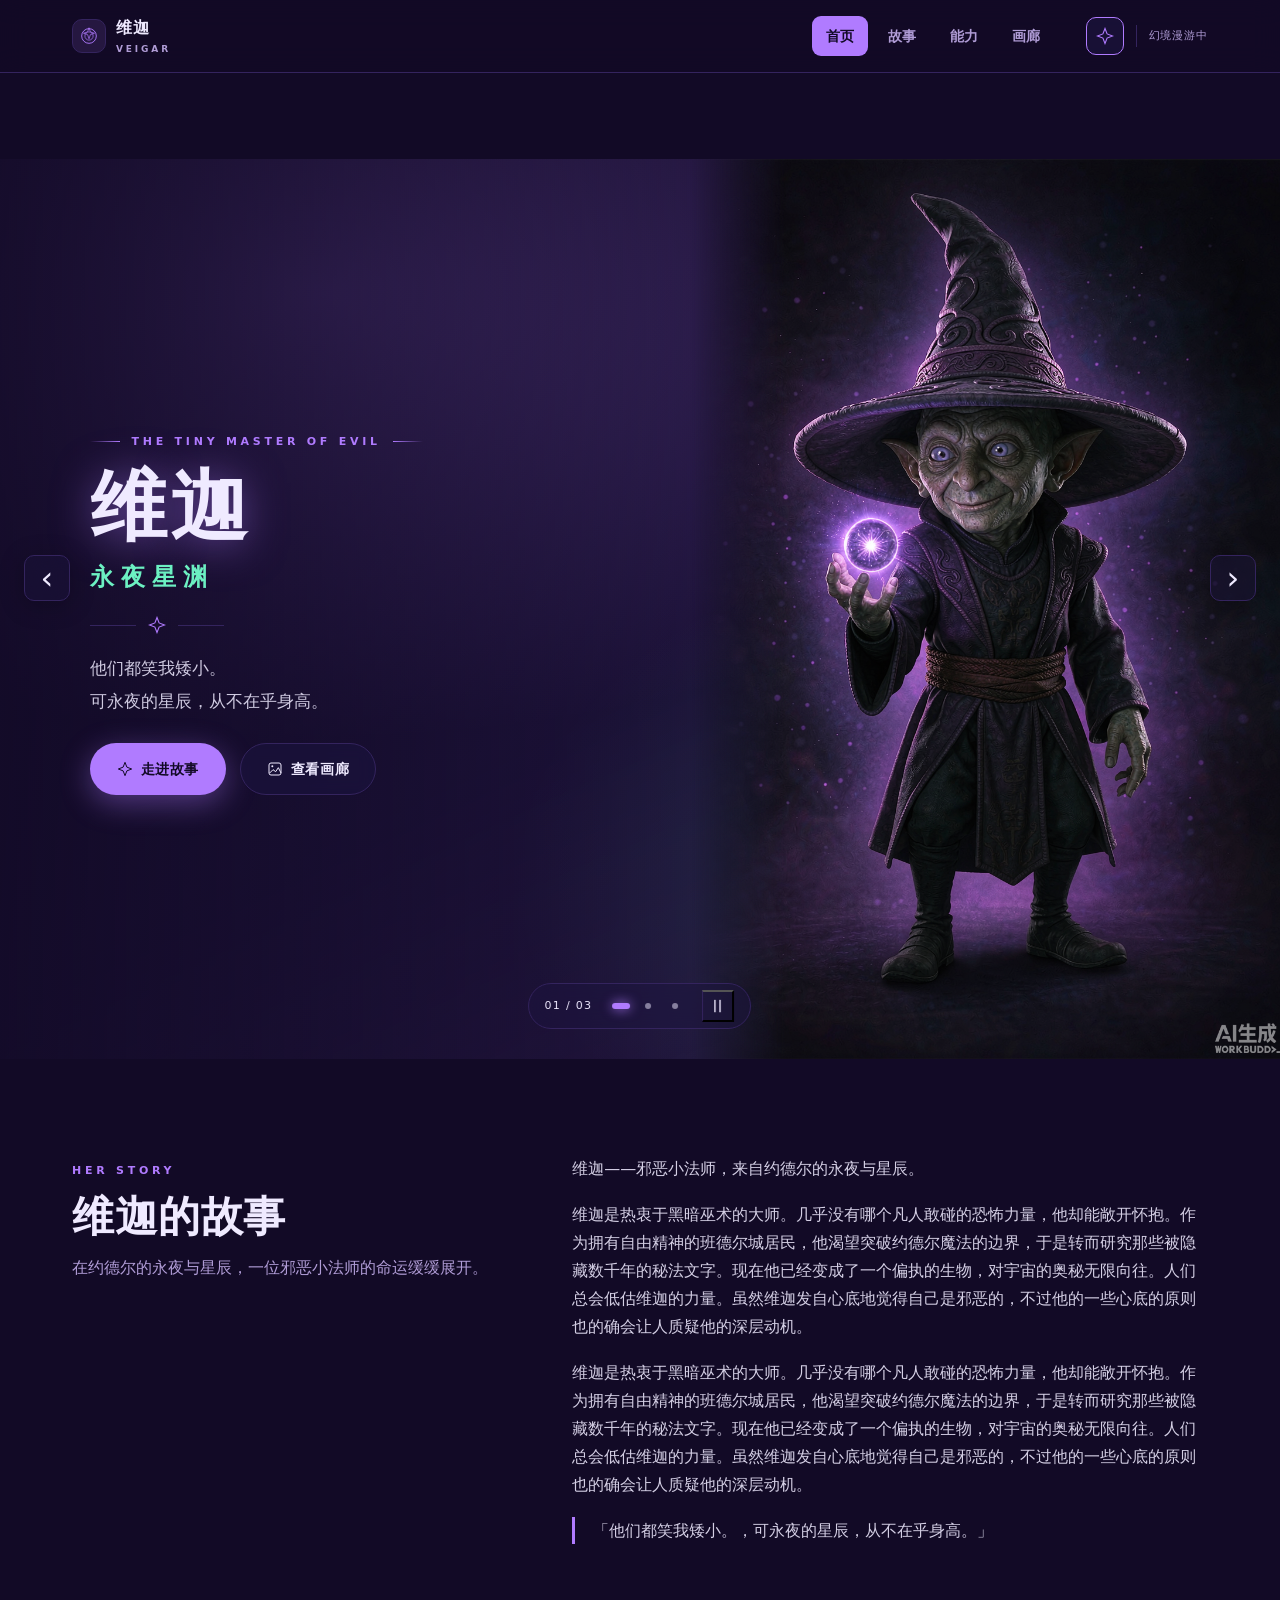
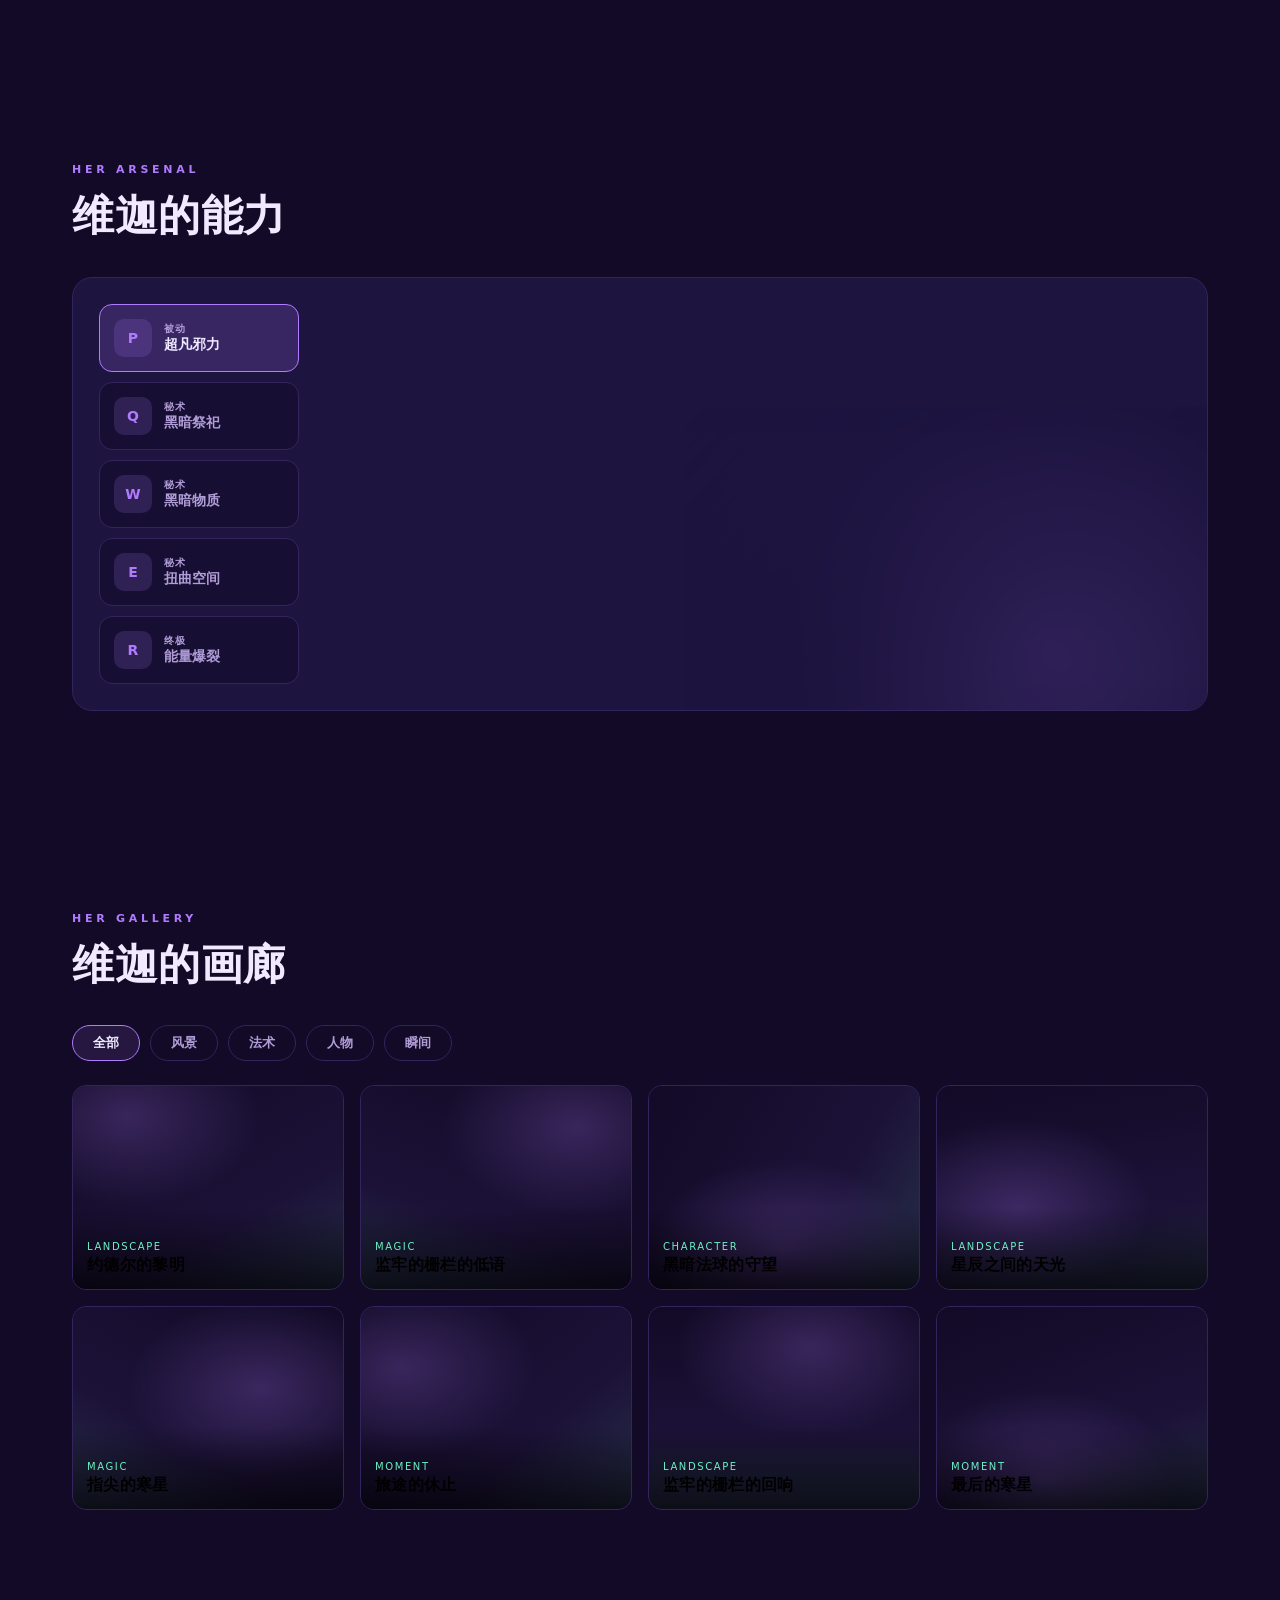
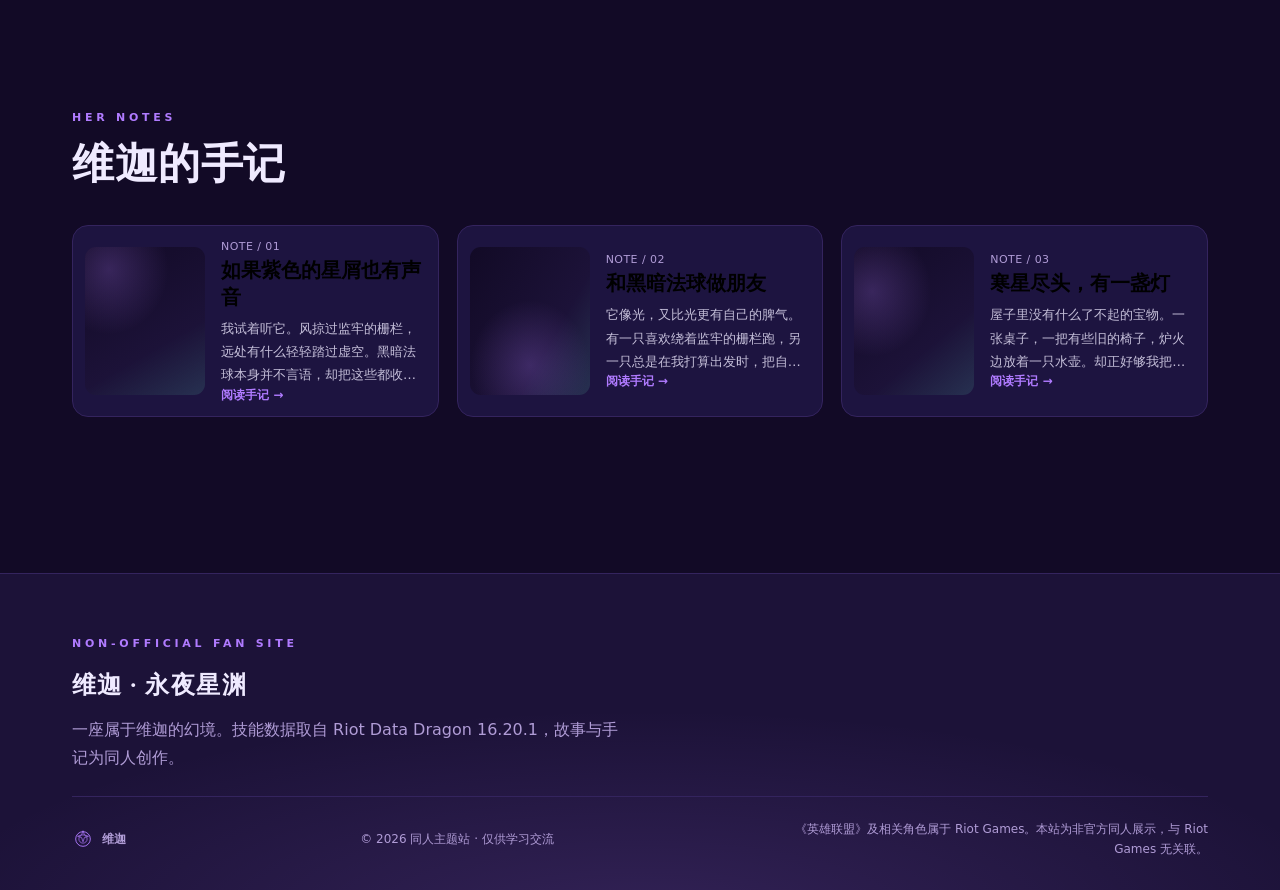
<file: index.html>
<!doctype html>
<html lang="zh-CN">
<head>
  <meta charset="utf-8">
  <meta name="viewport" content="width=device-width, initial-scale=1">
  <meta name="theme-color" content="#120a26">
  <meta name="description" content="维迦（邪恶小法师）非官方同人主题站——在约德尔的永夜与星辰的幻境里，重温她的技能、故事与瞬间。">
  <title>维迦 · 永夜星渊</title>
  <link rel="icon" type="image/svg+xml" href="assets/favicon.svg">
  <link rel="stylesheet" href="styles.css">
  <script src="script.js" defer></script>
</head>
<body>
  <a class="skip-link" href="#main">跳到主要内容</a>
  <svg class="icon-library" aria-hidden="true" xmlns="http://www.w3.org/2000/svg">
    <symbol id="icon-sigil" viewBox="0 0 48 48"><circle cx="24" cy="24" r="16" fill="none" stroke="currentColor" stroke-width="2"/><circle cx="24" cy="24" r="9" fill="none" stroke="currentColor" stroke-width="1.5"/><path d="M24 6l3 9 9 3-9 3-3 9-3-9-9-3 9-3Z" fill="none" stroke="currentColor" stroke-width="1.5" stroke-linejoin="round"/></symbol>
    <symbol id="icon-star" viewBox="0 0 24 24"><path d="m12 2 2.8 7.2L22 12l-7.2 2.8L12 22l-2.8-7.2L2 12l7.2-2.8L12 2Z" fill="none" stroke="currentColor" stroke-width="1.5"/></symbol>
    <symbol id="icon-moon" viewBox="0 0 24 24"><path d="M20.8 14A9 9 0 0 1 10 3.2 9 9 0 1 0 20.8 14Z" fill="none" stroke="currentColor" stroke-width="1.5"/></symbol>
    <symbol id="icon-image" viewBox="0 0 24 24"><rect x="3" y="3" width="18" height="18" rx="3" fill="none" stroke="currentColor" stroke-width="1.5"/><circle cx="8" cy="8" r="1.5" fill="currentColor"/><path d="m4 18 5-5 4 3 4-6 4 8" fill="none" stroke="currentColor" stroke-width="1.5"/></symbol>
    <symbol id="icon-book" viewBox="0 0 24 24"><path d="M12 6C9 3 5 3 2 4v15c4-1 7 0 10 2 3-2 6-3 10-2V4c-3-1-7-1-10 2Zm0 0v15" fill="none" stroke="currentColor" stroke-width="1.5"/></symbol>
  </svg>

  <header class="site-header">
    <nav class="navigation" aria-label="主导航">
      <a class="brand" href="#home" aria-label="维迦首页"><span class="brand-mark"><svg><use href="#icon-sigil"/></svg></span><span>维迦<small>VEIGAR</small></span></a>
      <div class="nav-links" id="nav-menu">
        <a href="#home" class="active">首页</a><a href="#story-detail">故事</a><a href="#ability-detail">能力</a><a href="#gallery">画廊</a>
      </div>
      <div class="nav-tools"><button class="icon-button atmosphere-button" type="button" aria-label="关闭粒子效果" aria-pressed="true" title="粒子效果"><svg><use href="#icon-star"/></svg></button><span class="nav-divider"></span><span class="nav-note">幻境漫游中</span><button class="menu-toggle icon-button" type="button" aria-controls="nav-menu" aria-expanded="false" aria-label="打开导航菜单"><span></span><span></span></button></div>
    </nav>
  </header>

  <main id="main">
    <section id="home" class="hero" aria-labelledby="hero-title" aria-roledescription="轮播图">
      <div class="hero-slides"><div class="hero-track" id="hero-track">
        <div class="hero-image" data-label="主视觉" role="img" aria-label="主视觉：维迦的主题幻境" aria-hidden="true" style="background:radial-gradient(120% 90% at 25% 15%, #b07bff40 0%, transparent 55%), radial-gradient(90% 80% at 85% 80%, #6cf0c22e 0%, transparent 50%), linear-gradient(155deg, #120a26 0%, #1c1238 55%, #b07bff1f 100%)"></div>
<div class="hero-image" data-label="幻境" role="img" aria-label="幻境：维迦的主题幻境" aria-hidden="true" style="background:radial-gradient(100% 100% at 80% 20%, #6cf0c233 0%, transparent 55%), linear-gradient(200deg, #1c1238 0%, #120a26 60%, #b07bff22 100%)"></div>
<div class="hero-image" data-label="余光" role="img" aria-label="余光：维迦的主题幻境" aria-hidden="true" style="background:radial-gradient(110% 90% at 50% 90%, #b07bff33 0%, transparent 55%), linear-gradient(120deg, #120a26 0%, #1c1238 70%, #6cf0c21f 100%)"></div>
      </div></div>
      <div class="hero-shade"></div><div class="particles" aria-hidden="true"></div>
      <div class="hero-portrait"><img src="assets/hero.png" alt="维迦（邪恶小法师）角色形象插画" width="1024" height="1536" fetchpriority="high"></div>
      <button class="hero-arrow hero-previous icon-button" type="button" aria-label="上一张主视觉" aria-controls="hero-track" hidden>‹</button>
      <button class="hero-arrow hero-next icon-button" type="button" aria-label="下一张主视觉" aria-controls="hero-track" hidden>›</button>
      <div class="hero-content">
        <p class="eyebrow"><span></span> THE TINY MASTER OF EVIL <span></span></p>
        <h1 id="hero-title">维迦</h1>
        <p class="hero-subtitle">永夜星渊</p>
        <div class="ornament" aria-hidden="true"><i></i><svg><use href="#icon-star"/></svg><i></i></div>
        <p class="hero-description">他们都笑我矮小。<br>可永夜的星辰，从不在乎身高。</p>
        <div class="hero-actions"><a class="button button-primary" href="#story-detail"><svg><use href="#icon-star"/></svg>走进故事</a><a class="button button-glass" href="#gallery"><svg><use href="#icon-image"/></svg>查看画廊</a></div>
      </div>
      <div class="hero-carousel-controls" role="group" aria-label="主视觉轮播控制" hidden>
        <span class="hero-slide-count" aria-hidden="true">01 / 03</span>
        <div class="hero-dots"><button type="button" class="hero-dot" data-hero-slide="0" aria-label="切换到第 1 张主视觉" aria-controls="hero-track" aria-pressed="true"></button><button type="button" class="hero-dot" data-hero-slide="1" aria-label="切换到第 2 张主视觉" aria-controls="hero-track" aria-pressed="false"></button><button type="button" class="hero-dot" data-hero-slide="2" aria-label="切换到第 3 张主视觉" aria-controls="hero-track" aria-pressed="false"></button></div>
        <button class="hero-play-toggle" type="button" aria-label="暂停自动轮播" aria-controls="hero-track" aria-pressed="false"><span aria-hidden="true">Ⅱ</span></button>
      </div>
      <span class="sr-only" id="hero-slide-status" role="status" aria-live="polite" aria-atomic="true"></span>
    </section>

    <section id="story-detail" class="story-section" aria-labelledby="story-title">
      <div class="story-inner">
        <div class="section-heading">
          <p class="eyebrow">HER STORY</p>
          <h2 id="story-title">维迦的故事</h2>
          <p class="section-intro">在约德尔的永夜与星辰，一位邪恶小法师的命运缓缓展开。</p>
        </div>
        <div class="story-copy">
          <p class="story-description">维迦——邪恶小法师，来自约德尔的永夜与星辰。</p><p>维迦是热衷于黑暗巫术的大师。几乎没有哪个凡人敢碰的恐怖力量，他却能敞开怀抱。作为拥有自由精神的班德尔城居民，他渴望突破约德尔魔法的边界，于是转而研究那些被隐藏数千年的秘法文字。现在他已经变成了一个偏执的生物，对宇宙的奥秘无限向往。人们总会低估维迦的力量。虽然维迦发自心底地觉得自己是邪恶的，不过他的一些心底的原则也的确会让人质疑他的深层动机。</p><p>维迦是热衷于黑暗巫术的大师。几乎没有哪个凡人敢碰的恐怖力量，他却能敞开怀抱。作为拥有自由精神的班德尔城居民，他渴望突破约德尔魔法的边界，于是转而研究那些被隐藏数千年的秘法文字。现在他已经变成了一个偏执的生物，对宇宙的奥秘无限向往。人们总会低估维迦的力量。虽然维迦发自心底地觉得自己是邪恶的，不过他的一些心底的原则也的确会让人质疑他的深层动机。</p><p class="story-quote">「他们都笑我矮小。，可永夜的星辰，从不在乎身高。」</p>
        </div>
      </div>
    </section>

    <section id="ability-detail" class="abilities-section" aria-labelledby="ability-title">
      <div class="section-heading">
        <p class="eyebrow">HER ARSENAL</p>
        <h2 id="ability-title">维迦的能力</h2>
      </div>
      <div class="ability-panel">
        <div class="ability-tabs" role="tablist" aria-label="技能切换">
          <button id="tab-passive" role="tab" data-ability="passive" aria-selected="true" aria-controls="ability-content" tabindex="0"><span class="ability-badge">P</span><span><small>被动</small>超凡邪力</span></button>
<button id="tab-q" role="tab" data-ability="q" aria-selected="false" aria-controls="ability-content" tabindex="-1"><span class="ability-badge">Q</span><span><small>秘术</small>黑暗祭祀</span></button>
<button id="tab-w" role="tab" data-ability="w" aria-selected="false" aria-controls="ability-content" tabindex="-1"><span class="ability-badge">W</span><span><small>秘术</small>黑暗物质</span></button>
<button id="tab-e" role="tab" data-ability="e" aria-selected="false" aria-controls="ability-content" tabindex="-1"><span class="ability-badge">E</span><span><small>秘术</small>扭曲空间</span></button>
<button id="tab-r" role="tab" data-ability="r" aria-selected="false" aria-controls="ability-content" tabindex="-1"><span class="ability-badge">R</span><span><small>终极</small>能量爆裂</span></button>
        </div>
        <div class="ability-content" id="ability-content" role="tabpanel" tabindex="0" aria-labelledby="tab-passive">
          <p class="eyebrow" id="ability-label"></p>
          <h3 id="ability-name"></h3>
          <p id="ability-description"></p>
        </div>
        <div class="ability-art" aria-hidden="true"></div>
      </div>
    </section>

    <section id="gallery" class="gallery-section" aria-labelledby="gallery-title">
      <div class="section-heading">
        <p class="eyebrow">HER GALLERY</p>
        <h2 id="gallery-title">维迦的画廊</h2>
      </div>
      <div class="gallery-filters" role="group" aria-label="画廊分类筛选">
        <button type="button" data-filter="all" class="selected" aria-pressed="true">全部</button>
        <button type="button" data-filter="landscape" aria-pressed="false">风景</button>
        <button type="button" data-filter="magic" aria-pressed="false">法术</button>
        <button type="button" data-filter="character" aria-pressed="false">人物</button>
        <button type="button" data-filter="moment" aria-pressed="false">瞬间</button>
      </div>
      <div class="gallery-grid">
        <button class="gallery-item" data-category="landscape" data-scene="1" aria-label="查看：约德尔的黎明"><span class="gallery-art scene-1" aria-hidden="true"></span><span class="gallery-caption"><small>LANDSCAPE</small><strong>约德尔的黎明</strong></span></button>
<button class="gallery-item" data-category="magic" data-scene="2" aria-label="查看：监牢的栅栏的低语"><span class="gallery-art scene-2" aria-hidden="true"></span><span class="gallery-caption"><small>MAGIC</small><strong>监牢的栅栏的低语</strong></span></button>
<button class="gallery-item" data-category="character" data-scene="3" aria-label="查看：黑暗法球的守望"><span class="gallery-art scene-3" aria-hidden="true"></span><span class="gallery-caption"><small>CHARACTER</small><strong>黑暗法球的守望</strong></span></button>
<button class="gallery-item" data-category="landscape" data-scene="4" aria-label="查看：星辰之间的天光"><span class="gallery-art scene-4" aria-hidden="true"></span><span class="gallery-caption"><small>LANDSCAPE</small><strong>星辰之间的天光</strong></span></button>
<button class="gallery-item" data-category="magic" data-scene="5" aria-label="查看：指尖的寒星"><span class="gallery-art scene-5" aria-hidden="true"></span><span class="gallery-caption"><small>MAGIC</small><strong>指尖的寒星</strong></span></button>
<button class="gallery-item" data-category="moment" data-scene="6" aria-label="查看：旅途的休止"><span class="gallery-art scene-6" aria-hidden="true"></span><span class="gallery-caption"><small>MOMENT</small><strong>旅途的休止</strong></span></button>
<button class="gallery-item" data-category="landscape" data-scene="7" aria-label="查看：监牢的栅栏的回响"><span class="gallery-art scene-7" aria-hidden="true"></span><span class="gallery-caption"><small>LANDSCAPE</small><strong>监牢的栅栏的回响</strong></span></button>
<button class="gallery-item" data-category="moment" data-scene="8" aria-label="查看：最后的寒星"><span class="gallery-art scene-8" aria-hidden="true"></span><span class="gallery-caption"><small>MOMENT</small><strong>最后的寒星</strong></span></button>
      </div>
    </section>

    <section id="journal" class="journal-section" aria-labelledby="journal-title">
      <div class="section-heading">
        <p class="eyebrow">HER NOTES</p>
        <h2 id="journal-title">维迦的手记</h2>
      </div>
      <div class="journal-list">
        <button class="journal-card" data-article="0" aria-label="阅读：如果紫色的星屑也有声音"><span class="journal-art scene-1" aria-hidden="true"></span><span class="journal-copy"><span class="journal-meta">NOTE / 01</span><strong>如果紫色的星屑也有声音</strong><span class="journal-excerpt">我试着听它。风掠过监牢的栅栏，远处有什么轻轻踏过虚空。黑暗法球本身并不言语，却把这些都收进了夜色。</span><span class="read-label">阅读手记 →</span></span></button>
<button class="journal-card" data-article="1" aria-label="阅读：和黑暗法球做朋友"><span class="journal-art scene-3" aria-hidden="true"></span><span class="journal-copy"><span class="journal-meta">NOTE / 02</span><strong>和黑暗法球做朋友</strong><span class="journal-excerpt">它像光，又比光更有自己的脾气。有一只喜欢绕着监牢的栅栏跑，另一只总是在我打算出发时，把自己团成一小团。我分不清那是不是休息，但我决定尊重它的安排。</span><span class="read-label">阅读手记 →</span></span></button>
<button class="journal-card" data-article="2" aria-label="阅读：寒星尽头，有一盏灯"><span class="journal-art scene-6" aria-hidden="true"></span><span class="journal-copy"><span class="journal-meta">NOTE / 03</span><strong>寒星尽头，有一盏灯</strong><span class="journal-excerpt">屋子里没有什么了不起的宝物。一张桌子，一把有些旧的椅子，炉火边放着一只水壶。却正好够我把斗篷晾开，把监牢的栅栏摊在桌上，让赶了一天路的手指慢慢暖起来。</span><span class="read-label">阅读手记 →</span></span></button>
      </div>
    </section>
  </main>

  <footer class="site-footer">
    <div class="footer-glow" aria-hidden="true"></div>
    <div class="footer-content">
      <p class="eyebrow">NON-OFFICIAL FAN SITE</p>
      <h2>维迦 · 永夜星渊</h2>
      <p>一座属于维迦的幻境。技能数据取自 Riot Data Dragon 16.20.1，故事与手记为同人创作。</p>
      <div class="footer-bottom">
        <p class="footer-brand"><svg class="footer-mark"><use href="#icon-sigil"/></svg> 维迦</p>
        <p>© <span id="copyright-year">2026</span> 同人主题站 · 仅供学习交流</p>
        <p class="legal-note">《英雄联盟》及相关角色属于 Riot Games。本站为非官方同人展示，与 Riot Games 无关联。</p>
      </div>
    </div>
  </footer>

  <dialog class="lightbox" id="gallery-dialog" aria-label="画廊大图">
    <button class="dialog-close icon-button" type="button" aria-label="关闭大图">×</button>
    <div class="lightbox-image" id="lightbox-image" role="img" aria-label=""></div>
    <div class="lightbox-bottom">
      <h2 id="lightbox-title"></h2>
      <div class="lightbox-nav">
        <button class="icon-button" id="gallery-prev" type="button" aria-label="上一张">‹</button>
        <span id="lightbox-counter"></span>
        <button class="icon-button" id="gallery-next" type="button" aria-label="下一张">›</button>
      </div>
    </div>
  </dialog>

  <dialog class="article" id="article-dialog" aria-label="手记阅读">
    <button class="dialog-close icon-button" type="button" aria-label="关闭手记">×</button>
    <div class="article-cover" id="article-cover"></div>
    <div class="article-body">
      <h2 id="article-title"></h2>
      <div id="article-content"></div>
    </div>
  </dialog>
</body>
</html>
</file>
<file: styles.css>
/* ====== 维迦 · 主题变量 ====== */
:root{
  --bg:#120a26; --bg-2:#1c1238; --panel:#1d1440;
  --primary:#b07bff; --primary-2:#7c5cff; --accent:#6cf0c2;
  --text:#efeaff; --muted:#b09cd6; --line:#34245e; --flake:#c9a8ff;
  --sans:"PingFang SC","Microsoft YaHei","Hiragino Sans GB",system-ui,-apple-system,"Segoe UI",Roboto,sans-serif;
  --serif:"Songti SC","SimSun",Georgia,"Times New Roman",serif;
}
*{box-sizing:border-box;margin:0;padding:0}
html{scroll-behavior:smooth;scroll-padding-top:84px}
body{background:var(--bg);color:var(--text);font-family:var(--sans);line-height:1.75;-webkit-font-smoothing:antialiased;overflow-x:hidden}
a{color:inherit;text-decoration:none}
img{max-width:100%;display:block}
.sr-only{position:absolute;width:1px;height:1px;padding:0;margin:-1px;overflow:hidden;clip-path:inset(50%);white-space:nowrap;border:0}
.skip-link{position:fixed;left:14px;top:-60px;z-index:60;background:var(--primary);color:var(--bg);padding:9px 16px;border-radius:8px;font-weight:700;transition:top .25s}
.skip-link:focus{top:14px}
:focus-visible{outline:2px solid var(--accent);outline-offset:3px;border-radius:4px}

/* ====== header / nav ====== */
.site-header{position:fixed;inset:0 0 auto;z-index:50;backdrop-filter:blur(14px);background:color-mix(in srgb,var(--bg) 72%,transparent);border-bottom:1px solid var(--line)}
.navigation{max-width:1180px;margin:0 auto;display:flex;align-items:center;gap:18px;padding:14px 22px}
.brand{display:flex;align-items:center;gap:10px;font-weight:800;letter-spacing:.04em}
.brand-mark{width:34px;height:34px;display:grid;place-items:center;color:var(--primary);border:1px solid var(--line);border-radius:10px;background:color-mix(in srgb,var(--primary) 12%,transparent)}
.brand-mark svg{width:22px;height:22px}
.brand small{display:block;font-size:9px;letter-spacing:.32em;color:var(--muted);font-weight:600}
.nav-links{display:flex;gap:6px;margin-left:auto}
.nav-links a{padding:8px 14px;border-radius:9px;color:var(--muted);font-size:14px;font-weight:600;transition:.2s}
.nav-links a:hover{color:var(--text);background:color-mix(in srgb,var(--primary) 12%,transparent)}
.nav-links a.active{color:var(--bg);background:var(--primary)}
.nav-tools{display:flex;align-items:center;gap:12px;margin-left:14px}
.nav-divider{width:1px;height:22px;background:var(--line)}
.nav-note{font-size:11px;color:var(--muted);letter-spacing:.08em}
.icon-button{display:grid;place-items:center;width:38px;height:38px;border-radius:10px;border:1px solid var(--line);background:color-mix(in srgb,var(--panel) 60%,transparent);color:var(--text);cursor:pointer;transition:.2s}
.icon-button:hover{border-color:var(--primary);color:var(--primary)}
.icon-button svg{width:18px;height:18px;fill:currentColor}
.atmosphere-button[aria-pressed="true"]{color:var(--primary);border-color:var(--primary)}
.menu-toggle{display:none;flex-direction:column;gap:4px}
.menu-toggle span{width:18px;height:2px;background:currentColor;border-radius:2px}
@media(max-width:760px){.nav-links{position:fixed;inset:64px 14px auto;flex-direction:column;background:var(--bg-2);border:1px solid var(--line);border-radius:14px;padding:10px;gap:4px;display:none}
.nav-links.open{display:flex}
.nav-links a{padding:12px 14px}
.menu-toggle{display:flex}
.nav-note{display:none}}

/* ====== hero ====== */
.hero{position:relative;height:100svh;min-height:640px;display:flex;align-items:center;overflow:hidden}
.hero-slides{position:absolute;inset:0;z-index:-4;overflow:hidden}
.hero-portrait{position:absolute;top:0;right:0;bottom:0;width:min(46vw,660px);z-index:-3;pointer-events:none}
.hero-portrait img{width:100%;height:100%;object-fit:cover;object-position:50% 16%;display:block;-webkit-mask-image:linear-gradient(90deg,transparent 0,#000 16%);mask-image:linear-gradient(90deg,transparent 0,#000 16%);filter:drop-shadow(0 0 60px color-mix(in srgb,var(--primary) 26%,transparent))}
.hero-track{display:flex;width:100%;height:100%;will-change:transform}
.hero-track.is-ready{transition:transform .8s cubic-bezier(.65,0,.35,1)}
.hero-track>.hero-image{flex:0 0 100%;width:100%;height:100%;min-width:0;background-size:cover;background-position:center}
.hero-shade{position:absolute;inset:0;z-index:-2;background:linear-gradient(90deg,color-mix(in srgb,var(--bg) 80%,transparent) 0%,color-mix(in srgb,var(--bg) 32%,transparent) 36%,transparent 60%)}
.particles{position:absolute;inset:0;z-index:-1;pointer-events:none;overflow:hidden}
.snowflake{position:absolute;top:-8%;width:6px;height:6px;border-radius:50%;background:var(--flake);opacity:.7;box-shadow:0 0 8px var(--flake);animation:fall linear infinite}
@keyframes fall{0%{transform:translateY(-10vh) translateX(0)}100%{transform:translateY(112vh) translateX(20px)}}
.hero-content{position:relative;z-index:3;width:min(560px,46vw);padding:110px 0;margin:0 0 0 7vw;text-align:left}
.eyebrow{display:inline-flex;align-items:center;gap:12px;font-size:11px;letter-spacing:.34em;color:var(--primary);font-weight:700}
.eyebrow span{width:30px;height:1px;background:linear-gradient(90deg,transparent,var(--primary))}
.eyebrow span:last-child{background:linear-gradient(90deg,var(--primary),transparent)}
.hero h1{font-family:var(--serif);font-size:clamp(56px,6vw,92px);line-height:1.06;margin:16px 0 8px;letter-spacing:.04em;text-shadow:0 4px 40px color-mix(in srgb,var(--primary) 50%,transparent)}
.hero-subtitle{font-size:24px;color:var(--accent);letter-spacing:.3em;font-weight:600}
.ornament{display:flex;align-items:center;gap:12px;margin:18px 0}
.ornament i{width:46px;height:1px;background:var(--line)}
.ornament svg{width:18px;height:18px;color:var(--primary);fill:none;stroke:var(--primary);stroke-width:1.4}
.hero-description{font-size:17px;color:color-mix(in srgb,var(--text) 86%,transparent);line-height:1.9}
.hero-actions{display:flex;gap:14px;margin-top:26px;flex-wrap:wrap}
.button{display:inline-flex;align-items:center;gap:8px;padding:13px 26px;border-radius:30px;font-weight:700;font-size:14px;letter-spacing:.04em;transition:.2s;border:1px solid transparent}
.button svg{width:16px;height:16px;fill:currentColor}
.button-primary{background:var(--primary);color:var(--bg);box-shadow:0 8px 30px color-mix(in srgb,var(--primary) 40%,transparent)}
.button-primary:hover{transform:translateY(-2px);box-shadow:0 12px 38px color-mix(in srgb,var(--primary) 55%,transparent)}
.button-glass{background:color-mix(in srgb,var(--panel) 55%,transparent);border-color:var(--line);color:var(--text);backdrop-filter:blur(8px)}
.button-glass:hover{border-color:var(--primary);color:var(--primary)}
.hero-arrow{position:absolute;top:44%;z-index:4;width:46px;height:46px;background:color-mix(in srgb,var(--panel) 40%,transparent);border-color:var(--line);backdrop-filter:blur(15px);font:32px/1 var(--sans);box-shadow:0 4px 25px rgba(0,0,0,.25)}
.hero-previous{left:24px}.hero-next{right:24px}
.hero-arrow[aria-disabled="true"]{opacity:.55}
.hero-carousel-controls{position:absolute;left:50%;bottom:30px;transform:translateX(-50%);z-index:4;display:flex;align-items:center;gap:16px;border:1px solid var(--line);border-radius:30px;padding:6px 16px;background:color-mix(in srgb,var(--panel) 45%,transparent);backdrop-filter:blur(16px)}
.hero-slide-count{font-size:11px;letter-spacing:.12em;color:var(--text);white-space:nowrap}
.hero-dots{display:flex;gap:3px;align-items:center}
.hero-dot{position:relative;display:block;width:24px;height:30px;background:transparent;padding:0;border:0;cursor:pointer}
.hero-dot:after{content:"";position:absolute;left:50%;top:50%;width:6px;height:6px;border-radius:6px;background:color-mix(in srgb,var(--text) 50%,transparent);transform:translate(-50%,-50%);transition:.3s}
.hero-dot[aria-pressed="true"]:after{width:18px;background:var(--primary);box-shadow:0 0 12px var(--primary)}
.hero-play-toggle{display:grid;place-items:center;width:32px;height:32px;border-left:1px solid var(--line);background:none;padding:0;color:var(--text);font-size:17px;cursor:pointer}
.hero-dot[aria-disabled="true"]{cursor:default}

/* ====== sections ====== */
.story-section,.abilities-section,.gallery-section,.journal-section{padding:96px 22px;max-width:1180px;margin:0 auto}
.section-heading{margin-bottom:34px}
.section-heading h2{font-family:var(--serif);font-size:42px;line-height:1.25;margin-top:8px;letter-spacing:.02em}
.section-intro{color:var(--muted);max-width:620px;margin-top:10px}
.story-inner{display:grid;grid-template-columns:1fr 1.4fr;gap:46px;align-items:start}
.story-copy p{margin-bottom:18px;font-size:16px;color:color-mix(in srgb,var(--text) 88%,transparent)}
.story-quote{font-family:var(--serif);font-size:22px;color:var(--primary);border-left:3px solid var(--primary);padding-left:18px;line-height:1.7}
@media(max-width:860px){.hero{align-items:flex-end;min-height:600px}.hero-portrait{width:100%;left:0;right:auto;opacity:.62}.hero-portrait img{object-position:50% 12%;-webkit-mask-image:linear-gradient(180deg,#000 0 32%,transparent 74%);mask-image:linear-gradient(180deg,#000 0 32%,transparent 74%);filter:none}.hero-content{width:100%;max-width:640px;margin:0 auto;padding:0 22px 118px;text-align:center}.ornament{justify-content:center}.hero-actions{justify-content:center}.hero-shade{background:linear-gradient(180deg,rgba(0,0,0,.18) 0%,transparent 30%,transparent 46%,color-mix(in srgb,var(--bg) 94%,transparent) 100%)}}
@media(max-width:760px){.story-inner{grid-template-columns:1fr;gap:24px}.section-heading h2{font-size:32px}.hero-subtitle{font-size:18px}}

/* ====== abilities ====== */
.ability-panel{display:grid;grid-template-columns:200px 1fr;gap:26px;background:var(--panel);border:1px solid var(--line);border-radius:20px;padding:26px;position:relative;overflow:hidden;min-height:420px}
.ability-tabs{display:flex;flex-direction:column;gap:10px}
.ability-tabs button{display:flex;align-items:center;gap:12px;padding:14px;border-radius:13px;border:1px solid var(--line);background:color-mix(in srgb,var(--bg) 50%,transparent);color:var(--muted);cursor:pointer;text-align:left;transition:.2s;font-family:inherit}
.ability-tabs button:hover{border-color:var(--primary);color:var(--text)}
.ability-tabs button[aria-selected="true"]{background:color-mix(in srgb,var(--primary) 18%,transparent);border-color:var(--primary);color:var(--text)}
.ability-badge{flex:0 0 38px;width:38px;height:38px;display:grid;place-items:center;border-radius:10px;background:color-mix(in srgb,var(--primary) 16%,transparent);color:var(--primary);font-weight:800;font-size:15px}
.ability-tabs button small{display:block;font-size:10px;letter-spacing:.12em;color:var(--muted)}
.ability-tabs button span{font-weight:700;font-size:14px}
.ability-content{padding:6px 4px}
.ability-content .eyebrow{margin-bottom:8px}
.ability-content h3{font-family:var(--serif);font-size:34px;margin-bottom:14px}
.ability-content>p:not(.eyebrow){font-size:16px;color:color-mix(in srgb,var(--text) 86%,transparent);line-height:1.9}
.ability-art{position:absolute;right:0;bottom:0;width:46%;height:70%;opacity:.16;background:radial-gradient(80% 80% at 50% 30%, #b07bff40 0%, transparent 60%), linear-gradient(160deg, #1c1238 0%, #120a26 100%);border-radius:0 0 20px 0;mask-image:linear-gradient(135deg,transparent,#000);pointer-events:none}
.ability-art:before{content:"";position:absolute;inset:0;background:radial-gradient(circle at 70% 80%,var(--primary) 0,transparent 60%)}
@media(max-width:760px){.ability-panel{grid-template-columns:1fr;min-height:auto}.ability-tabs{flex-direction:row;flex-wrap:wrap}.ability-tabs button{flex:1 1 40%}.ability-art{display:none}}

/* ====== gallery ====== */
.gallery-filters{display:flex;gap:10px;flex-wrap:wrap;margin-bottom:24px}
.gallery-filters button{padding:8px 20px;border-radius:30px;border:1px solid var(--line);background:transparent;color:var(--muted);cursor:pointer;font-family:inherit;font-size:13px;font-weight:600;transition:.2s}
.gallery-filters button.selected,.gallery-filters button:hover{border-color:var(--primary);color:var(--text);background:color-mix(in srgb,var(--primary) 12%,transparent)}
.gallery-grid{display:grid;grid-template-columns:repeat(4,1fr);gap:16px}
.gallery-item{position:relative;border:1px solid var(--line);border-radius:14px;overflow:hidden;cursor:pointer;background:var(--bg-2);text-align:left;padding:0;font-family:inherit;transition:.2s}
.gallery-item:hover{transform:translateY(-4px);border-color:var(--primary);box-shadow:0 16px 40px rgba(0,0,0,.35)}
.gallery-art{display:block;aspect-ratio:4/3;width:100%}
.gallery-caption{position:absolute;left:0;right:0;bottom:0;padding:34px 14px 13px;background:linear-gradient(0deg,rgba(0,0,0,.7),transparent)}
.gallery-caption small{display:block;font-size:10px;letter-spacing:.16em;color:var(--accent)}
.gallery-caption strong{display:block;font-size:16px;letter-spacing:.02em;margin-top:3px}
@media(max-width:900px){.gallery-grid{grid-template-columns:repeat(2,1fr)}}
@media(max-width:420px){.gallery-grid{grid-template-columns:1fr}}

/* ====== journal ====== */
.journal-list{display:grid;grid-template-columns:repeat(3,1fr);gap:18px}
.journal-card{display:grid;grid-template-columns:120px 1fr;gap:16px;padding:12px;background:var(--panel);border:1px solid var(--line);border-radius:16px;align-items:center;min-height:170px;cursor:pointer;font-family:inherit;text-align:left;transition:.2s}
.journal-card:hover{border-color:var(--primary);transform:translateY(-3px)}
.journal-art{height:148px;border-radius:11px;background:radial-gradient(80% 80% at 50% 30%, #b07bff40 0%, transparent 60%), linear-gradient(160deg, #1c1238 0%, #120a26 100%)}
.journal-copy strong{display:block;font-size:20px;margin:4px 0;font-family:var(--serif)}
.journal-meta{font-size:11px;color:var(--muted);letter-spacing:.04em}
.journal-excerpt{font-size:13px;color:color-mix(in srgb,var(--text) 80%,transparent);line-height:1.8;display:-webkit-box;-webkit-line-clamp:3;-webkit-box-orient:vertical;overflow:hidden;margin-top:6px}
.read-label{font-size:12px;color:var(--primary);margin-top:8px;font-weight:700}
@media(max-width:760px){.journal-list{grid-template-columns:1fr}.journal-card{min-height:auto}.journal-art{height:120px}}

/* ====== footer ====== */
.site-footer{margin-top:60px;position:relative;border-top:1px solid var(--line);background:var(--bg-2)}
.footer-glow{position:absolute;inset:0;overflow:hidden;pointer-events:none}
.footer-glow:after{content:"";position:absolute;bottom:-30px;left:0;width:100%;height:300px;background:radial-gradient(80% 100% at 50% 100%,color-mix(in srgb,var(--primary) 30%,transparent),transparent 70%);opacity:.5}
.footer-content{max-width:1180px;margin:0 auto;padding:54px 22px 30px;position:relative}
.footer-content h2{font-family:var(--serif);font-size:24px;margin:8px 0 10px;letter-spacing:.06em}
.footer-content>p:not(.eyebrow){color:var(--muted);max-width:560px}
.footer-bottom{display:flex;align-items:center;justify-content:space-between;gap:16px;flex-wrap:wrap;padding-top:22px;border-top:1px solid var(--line);margin-top:24px}
.footer-brand{display:flex;align-items:center;gap:8px;font-weight:800}
.footer-mark{width:22px;height:22px;color:var(--primary)}
.footer-bottom p{font-size:12px;color:var(--muted)}
.legal-note{text-align:right;font-size:11px;line-height:1.7;max-width:420px}

/* ====== dialogs ====== */
.lightbox,.article{position:fixed;inset:0;margin:auto;width:min(92vw,860px);height:fit-content;max-height:90vh;border:1px solid var(--line);border-radius:18px;background:var(--bg-2);color:var(--text);padding:0;overflow:hidden}
.lightbox[open],.article[open]{display:flex;flex-direction:column}
.lightbox::backdrop,.article::backdrop{background:rgba(2,4,12,.78);backdrop-filter:blur(6px)}
.dialog-close{position:absolute;top:12px;right:12px;z-index:5;font-size:22px;line-height:1;width:40px;height:40px}
.lightbox-image{width:100%;height:min(60svh,520px);background-size:cover!important;background-position:center!important}
.lightbox-bottom{padding:18px 22px;display:flex;align-items:center;justify-content:space-between;gap:14px}
.lightbox-bottom h2{font-family:var(--serif);font-size:22px}
.lightbox-nav{display:flex;align-items:center;gap:12px}
.lightbox-nav span{font-size:12px;color:var(--muted)}
.article-cover{height:200px;background:radial-gradient(80% 80% at 50% 30%, #b07bff40 0%, transparent 60%), linear-gradient(160deg, #1c1238 0%, #120a26 100%)}
.article-body{padding:26px 28px 32px;overflow:auto}
.article-body h2{font-family:var(--serif);font-size:28px;margin-bottom:16px}
.article-body p{font-size:16px;line-height:1.95;margin-bottom:14px;color:color-mix(in srgb,var(--text) 90%,transparent)}
body.modal-open{overflow:hidden}
@media(max-width:760px){.lightbox-image{height:auto;aspect-ratio:4/3}.legal-note{text-align:left}}

/* ====== scene gradients ====== */
.scene-1{background:radial-gradient(90% 80% at 20% 15%, #b07bff3a 0%, transparent 55%), linear-gradient(150deg, #120a26 0%, #1c1238 65%, #6cf0c222 100%)}
.scene-2{background:radial-gradient(90% 80% at 80% 20%, #b07bff3a 0%, transparent 55%), linear-gradient(200deg, #120a26 0%, #1c1238 65%, #6cf0c222 100%)}
.scene-3{background:radial-gradient(90% 80% at 50% 80%, #b07bff3a 0%, transparent 55%), linear-gradient(120deg, #120a26 0%, #1c1238 65%, #6cf0c222 100%)}
.scene-4{background:radial-gradient(90% 80% at 30% 60%, #b07bff3a 0%, transparent 55%), linear-gradient(170deg, #120a26 0%, #1c1238 65%, #6cf0c222 100%)}
.scene-5{background:radial-gradient(90% 80% at 70% 40%, #b07bff3a 0%, transparent 55%), linear-gradient(210deg, #120a26 0%, #1c1238 65%, #6cf0c222 100%)}
.scene-6{background:radial-gradient(90% 80% at 15% 30%, #b07bff3a 0%, transparent 55%), linear-gradient(140deg, #120a26 0%, #1c1238 65%, #6cf0c222 100%)}
.scene-7{background:radial-gradient(90% 80% at 60% 20%, #b07bff3a 0%, transparent 55%), linear-gradient(180deg, #120a26 0%, #1c1238 65%, #6cf0c222 100%)}
.scene-8{background:radial-gradient(90% 80% at 40% 85%, #b07bff3a 0%, transparent 55%), linear-gradient(160deg, #120a26 0%, #1c1238 65%, #6cf0c222 100%)}

@media(prefers-reduced-motion:reduce){html{scroll-behavior:auto}*,*:before,*:after{animation:none!important;transition:none!important}.particles{display:none}}
</file>
